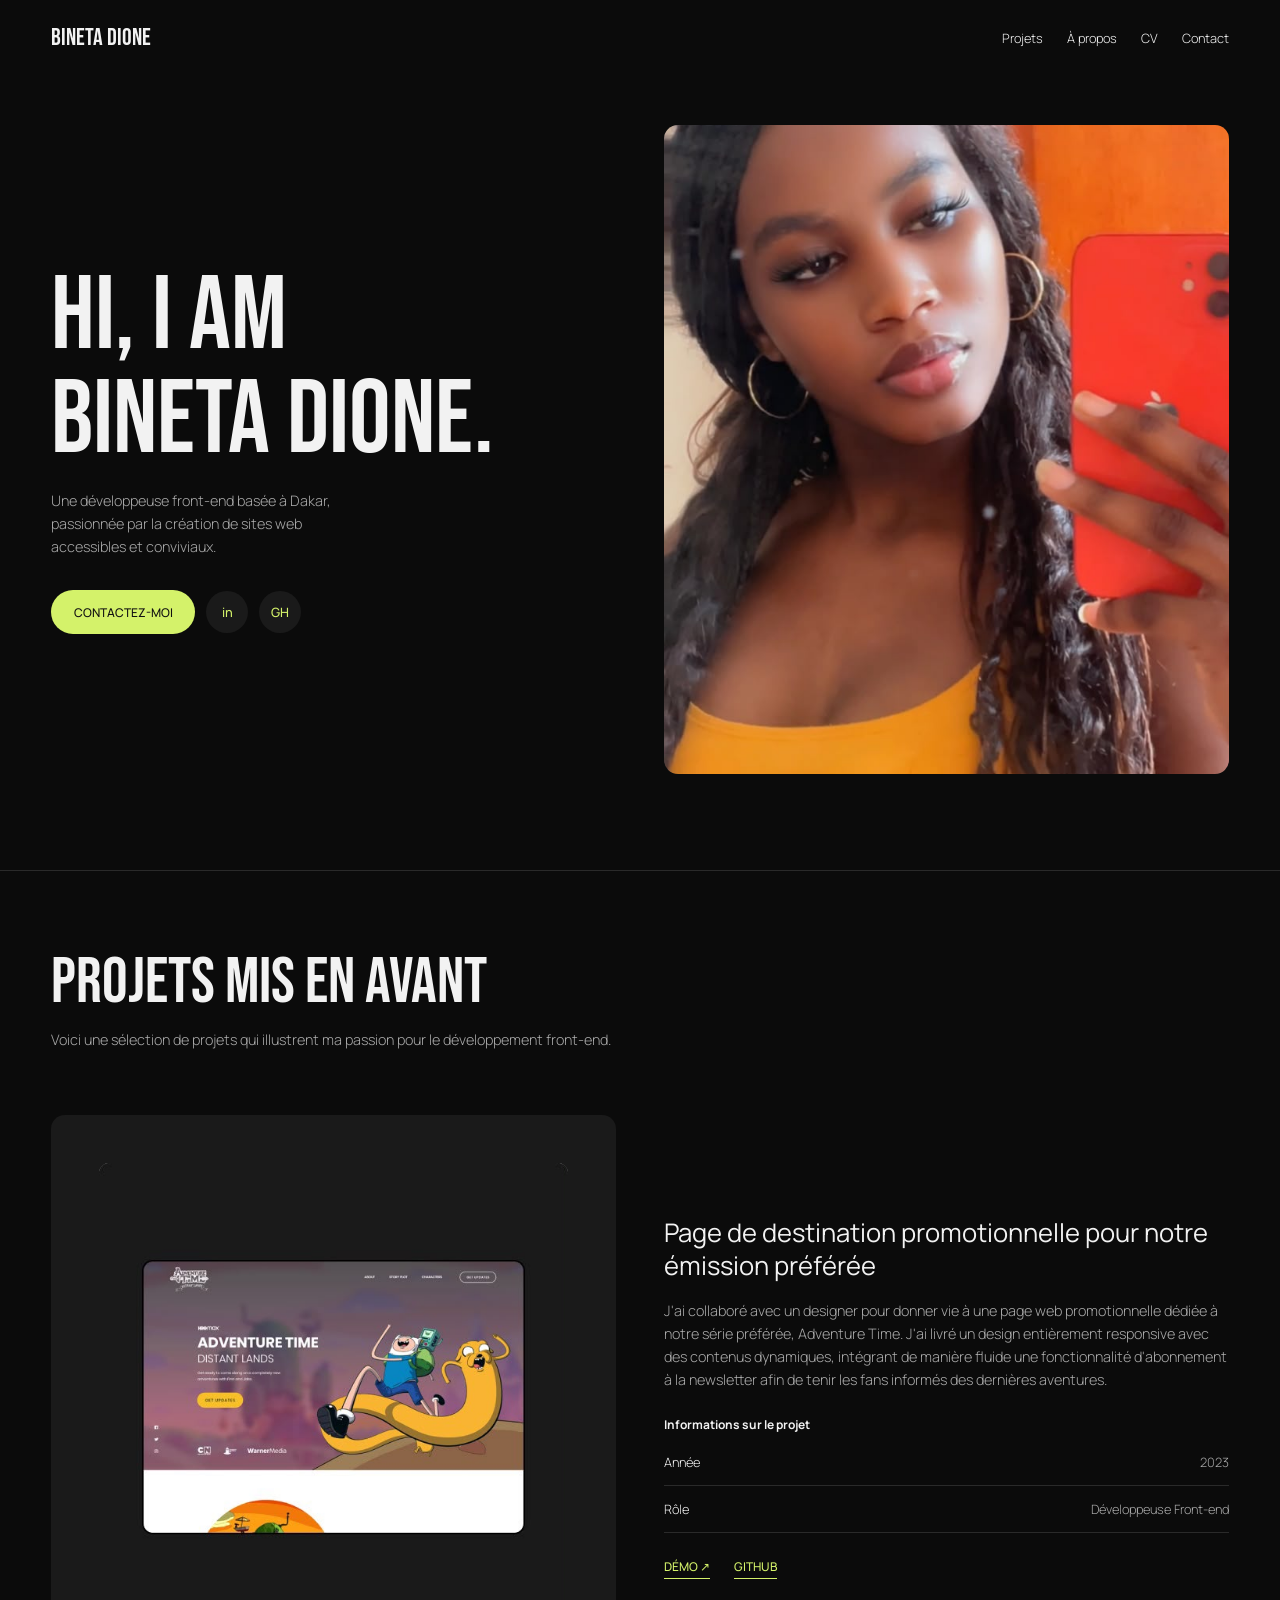
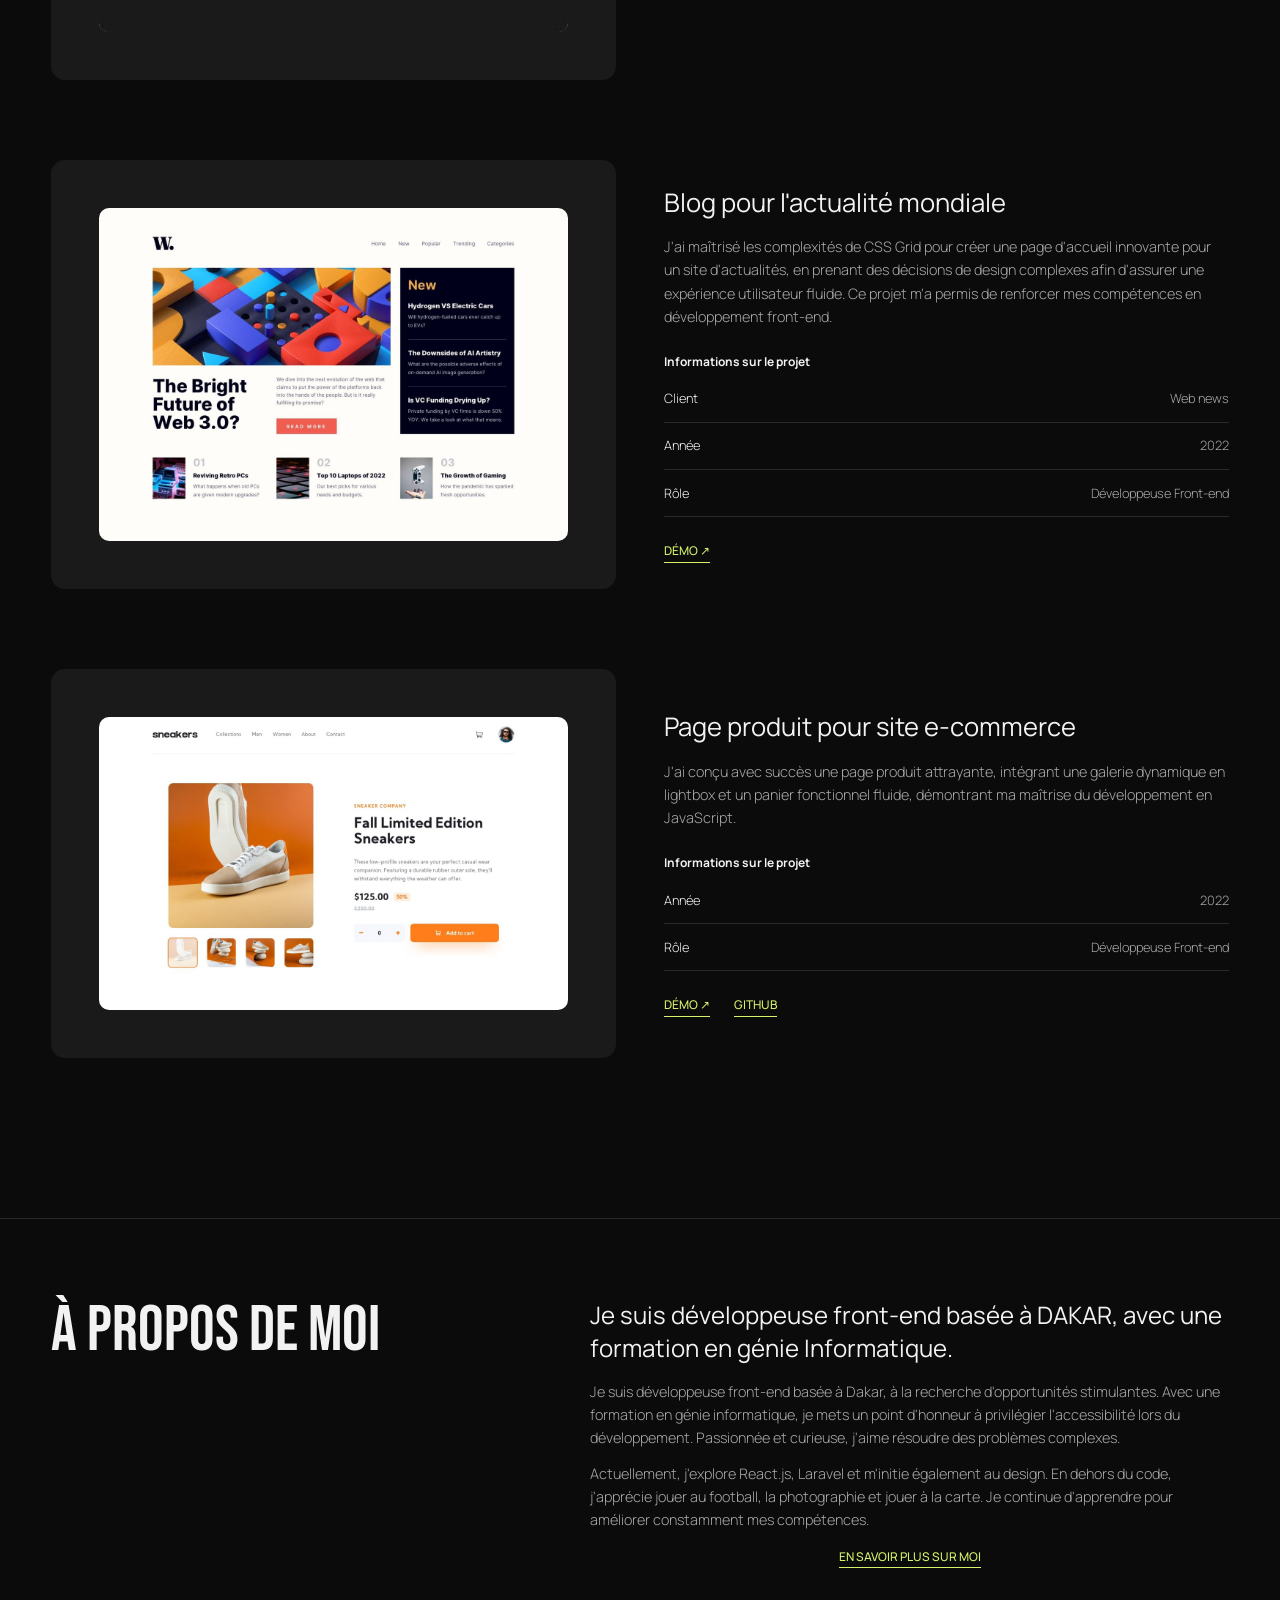
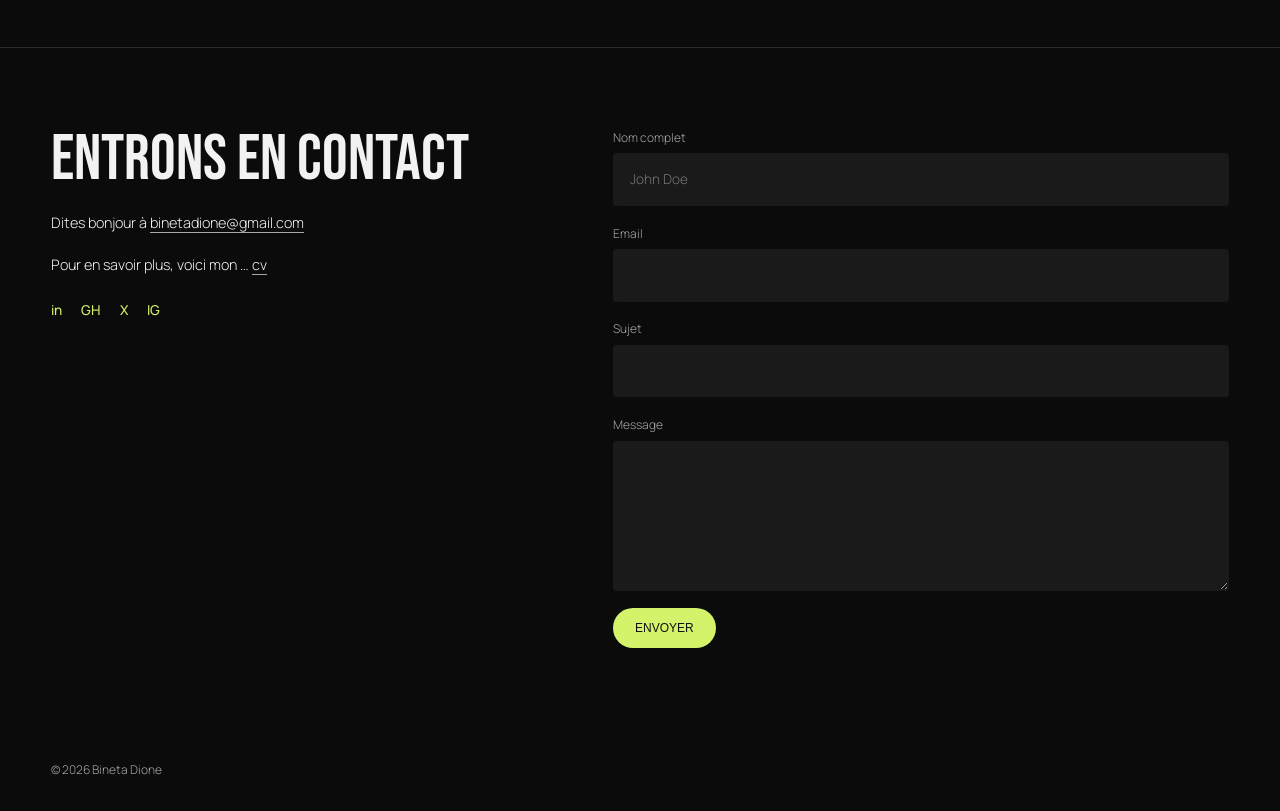
<file: index.html>
<!DOCTYPE html>
<html lang="fr">
<head>
  <meta charset="UTF-8">
  <meta name="viewport" content="width=device-width, initial-scale=1">
  <title>Bineta Dione – Développeuse front-end</title>
  <meta name="description" content="Portfolio de Bineta Dione, développeuse front-end basée à Dakar.">
  <link rel="stylesheet" href="style.css">
</head>
<body>
  <header class="container">
    <nav class="nav" aria-label="Navigation principale">
      <a href="index.html" class="logo">Bineta Dione</a>
      <ul>
        <li><a href="#projets">Projets</a></li>
        <li><a href="a-propos.html">À propos</a></li>
        <li><a href="cv.html">CV</a></li>
        <li><a href="#contact">Contact</a></li>
      </ul>
    </nav>
  </header>

  <main>
    <section class="hero">
      <div class="container">
        <div>
          <h1>Hi, I am<br>Bineta Dione.</h1>
          <p>Une développeuse front-end basée à Dakar, passionnée par la création de sites web accessibles et conviviaux.</p>
          <div class="actions">
            <a href="#contact" class="btn">Contactez-moi</a>
            <a href="https://linkedin.com" class="icon" aria-label="LinkedIn">in</a>
            <a href="https://github.com" class="icon" aria-label="GitHub">GH</a>
          </div>
        </div>
        <div class="photo">
          <img src="Unknown-4.jpeg" alt="Portrait de Bineta Dione, souriante">
        </div>
      </div>
    </section>

    <section id="projets">
      <div class="container">
        <div class="section-intro">
          <h2>Projets mis en avant</h2>
          <p>Voici une sélection de projets qui illustrent ma passion pour le développement front-end.</p>
        </div>

        <article class="project">
          <div class="project-thumb">
            <img src="Unknown-1.jpeg" alt="Aperçu de la page Adventure Time">
          </div>
          <div>
            <h3>Page de destination promotionnelle pour notre émission préférée</h3>
            <p>J'ai collaboré avec un designer pour donner vie à une page web promotionnelle dédiée à notre série préférée, Adventure Time. J'ai livré un design entièrement responsive avec des contenus dynamiques, intégrant de manière fluide une fonctionnalité d'abonnement à la newsletter afin de tenir les fans informés des dernières aventures.</p>
            <h4 class="meta-title">Informations sur le projet</h4>
            <div class="meta"><span>Année</span><span>2023</span></div>
            <div class="meta"><span>Rôle</span><span>Développeuse Front-end</span></div>
            <div class="links">
              <a href="#" class="link">Démo ↗</a>
              <a href="#" class="link">GitHub</a>
            </div>
          </div>
        </article>

        <article class="project">
          <div class="project-thumb">
            <img src="Unknown-2.jpeg" alt="Aperçu du blog d'actualité mondiale">
          </div>
          <div>
            <h3>Blog pour l'actualité mondiale</h3>
            <p>J'ai maîtrisé les complexités de CSS Grid pour créer une page d'accueil innovante pour un site d'actualités, en prenant des décisions de design complexes afin d'assurer une expérience utilisateur fluide. Ce projet m'a permis de renforcer mes compétences en développement front-end.</p>
            <h4 class="meta-title">Informations sur le projet</h4>
            <div class="meta"><span>Client</span><span>Web news</span></div>
            <div class="meta"><span>Année</span><span>2022</span></div>
            <div class="meta"><span>Rôle</span><span>Développeuse Front-end</span></div>
            <div class="links"><a href="#" class="link">Démo ↗</a></div>
          </div>
        </article>

        <article class="project">
          <div class="project-thumb">
            <img src="Unknown-3.jpeg" alt="Aperçu de la page produit e-commerce">
          </div>
          <div>
            <h3>Page produit pour site e-commerce</h3>
            <p>J'ai conçu avec succès une page produit attrayante, intégrant une galerie dynamique en lightbox et un panier fonctionnel fluide, démontrant ma maîtrise du développement en JavaScript.</p>
            <h4 class="meta-title">Informations sur le projet</h4>
            <div class="meta"><span>Année</span><span>2022</span></div>
            <div class="meta"><span>Rôle</span><span>Développeuse Front-end</span></div>
            <div class="links">
              <a href="#" class="link">Démo ↗</a>
              <a href="#" class="link">GitHub</a>
            </div>
          </div>
        </article>
      </div>
    </section>

    <section>
      <div class="container about">
        <h2>À propos de moi</h2>
        <div>
          <p class="lead">Je suis développeuse front-end basée à DAKAR, avec une formation en génie Informatique.</p>
          <p>Je suis développeuse front-end basée à Dakar, à la recherche d'opportunités stimulantes. Avec une formation en génie informatique, je mets un point d'honneur à privilégier l'accessibilité lors du développement. Passionnée et curieuse, j'aime résoudre des problèmes complexes.</p>
          <p>Actuellement, j'explore React.js, Laravel et m'initie également au design. En dehors du code, j'apprécie jouer au football, la photographie et jouer à la carte. Je continue d'apprendre pour améliorer constamment mes compétences.</p>
          <p class="center"><a href="a-propos.html" class="link">En savoir plus sur moi</a></p>
        </div>
      </div>
    </section>
  </main>

  <section id="contact">
    <div class="container contact">
      <div>
        <h2>Entrons en contact</h2>
        <p>Dites bonjour à <a href="mailto:binetadione@gmail.com">binetadione@gmail.com</a></p>
        <p>Pour en savoir plus, voici mon … <a href="cv.html" target="_blank" rel="noopener">cv</a></p>
        <div class="socials">
          <a href="https://linkedin.com" aria-label="LinkedIn">in</a>
          <a href="https://github.com" aria-label="GitHub">GH</a>
          <a href="https://x.com" aria-label="X">X</a>
          <a href="https://instagram.com" aria-label="Instagram">IG</a>
        </div>
      </div>
      <form action="#" method="post">
        <label>Nom complet <input type="text" name="nom" placeholder="John Doe" required></label>
        <label>Email <input type="email" name="email" required></label>
        <label>Sujet <input type="text" name="sujet"></label>
        <label>Message <textarea name="message" required></textarea></label>
        <button class="btn" type="submit">Envoyer</button>
      </form>
    </div>
  </section>

  <footer class="container">© 2026 Bineta Dione</footer>
</body>
</html>
</file>
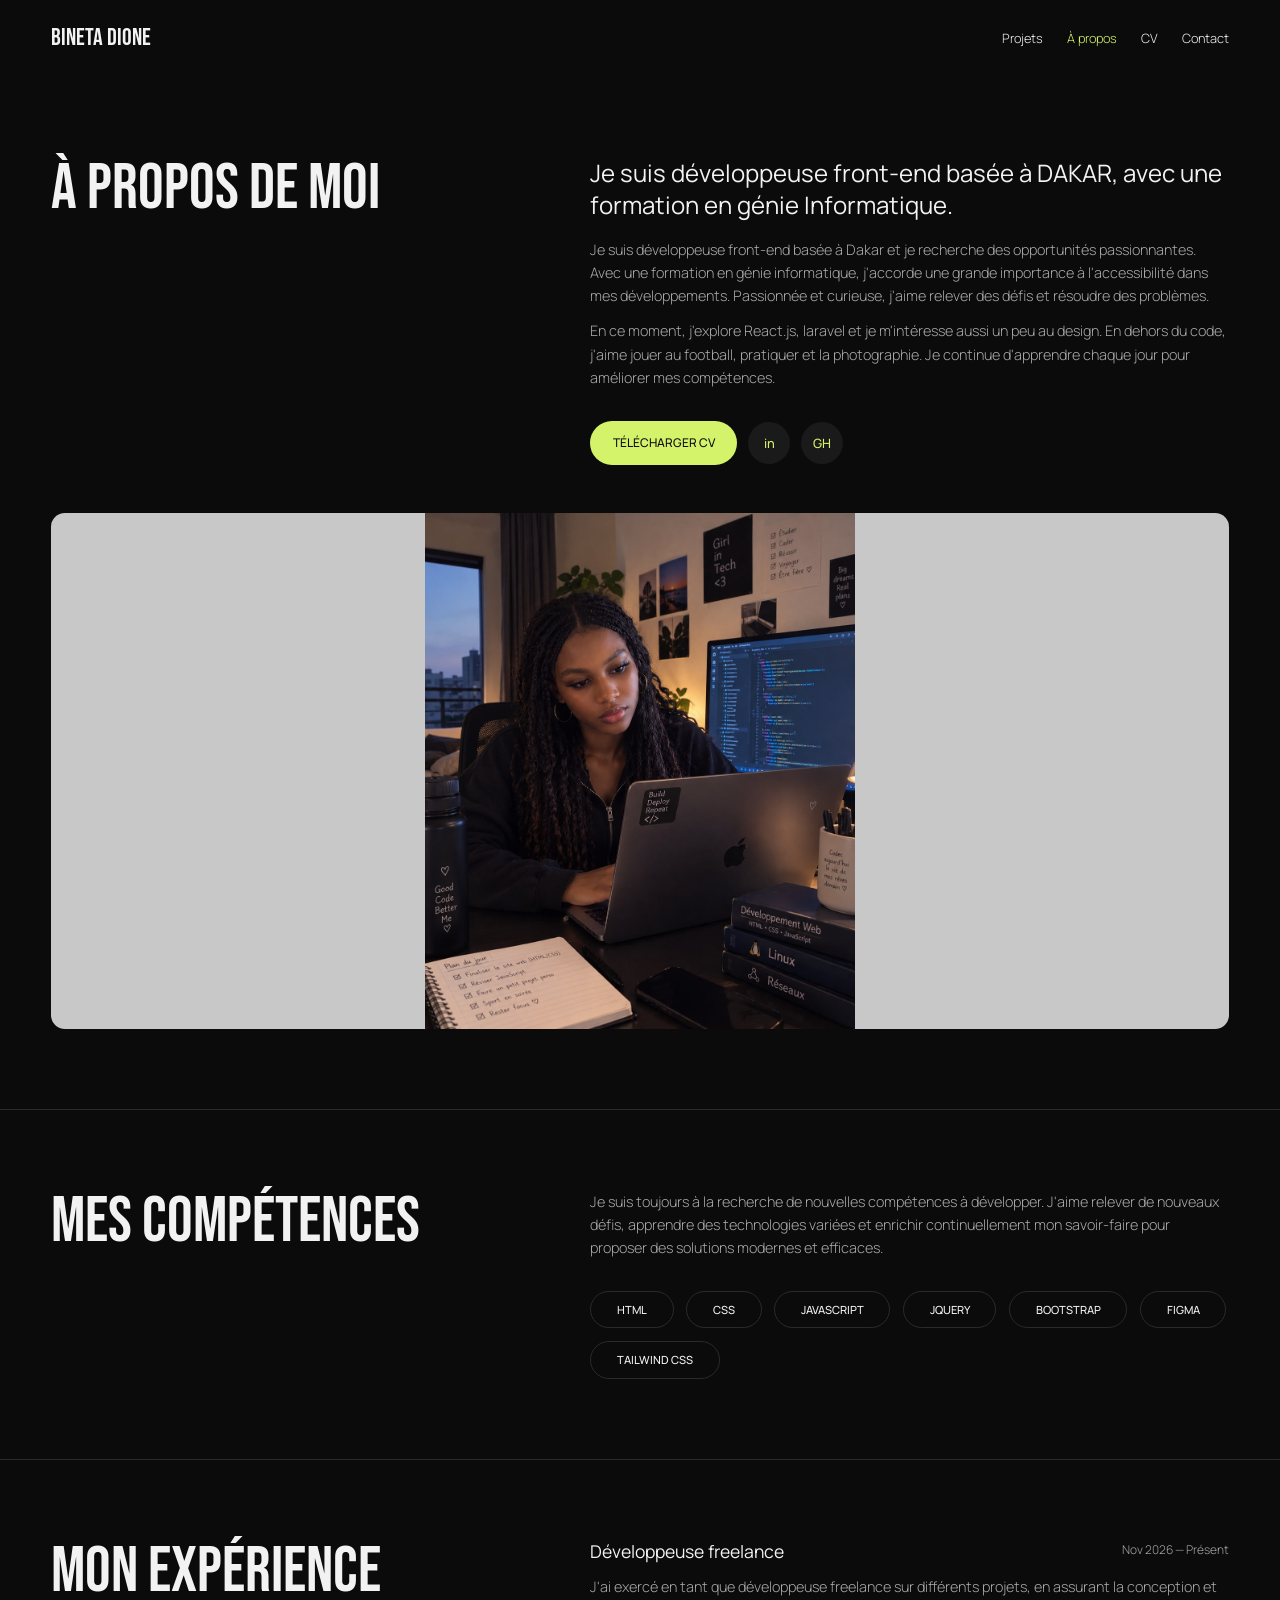
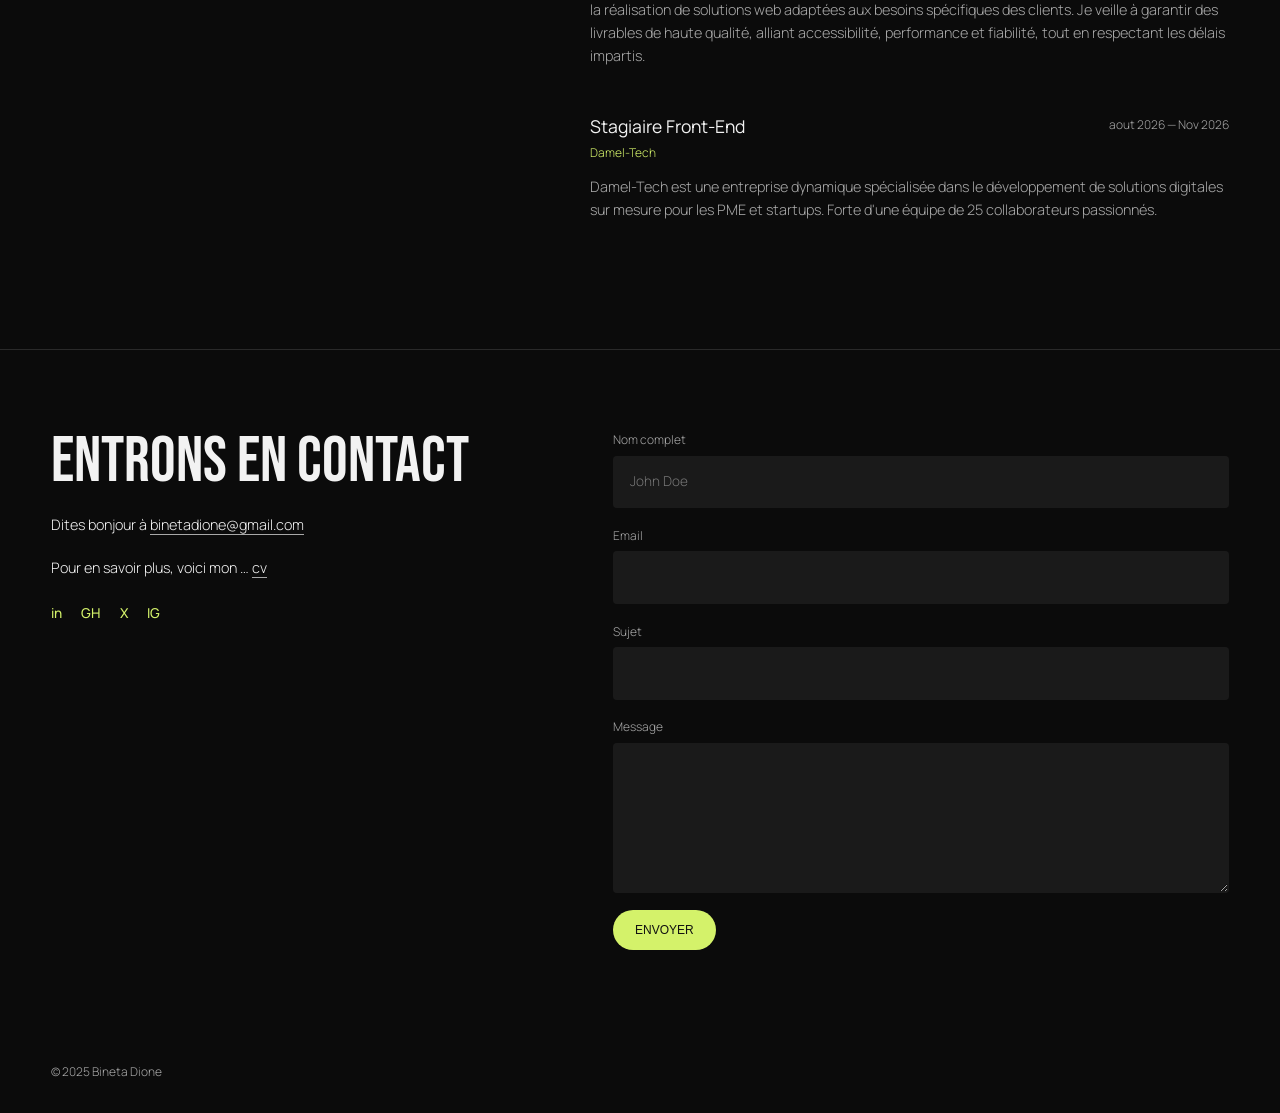
<file: a propos.html>
<!DOCTYPE html>
<html lang="fr">
<head>
  <meta charset="UTF-8">
  <meta name="viewport" content="width=device-width, initial-scale=1">
  <title>À propos – Bineta Dione</title>
  <meta name="description" content="Parcours, compétences et expérience de Bineta Dione, développeuse front-end à Dakar.">
  <link rel="stylesheet" href="style.css">
</head>
<body>
  <header class="container">
    <nav class="nav" aria-label="Navigation principale">
      <a href="index.html" class="logo">Bineta Dione</a>
      <ul>
        <li><a href="index.html#projets">Projets</a></li>
        <li><a href="a-propos.html" aria-current="page">À propos</a></li>
        <li><a href="cv.html">CV</a></li>
        <li><a href="#contact">Contact</a></li>
      </ul>
    </nav>
  </header>

  <main>
    <section style="border:0">
      <div class="container about">
        <h2>À propos de moi</h2>
        <div>
          <p class="lead">Je suis développeuse front-end basée à DAKAR, avec une formation en génie Informatique.</p>
          <p>Je suis développeuse front-end basée à Dakar et je recherche des opportunités passionnantes. Avec une formation en génie informatique, j'accorde une grande importance à l'accessibilité dans mes développements. Passionnée et curieuse, j'aime relever des défis et résoudre des problèmes.</p>
          <p>En ce moment, j'explore React.js, laravel et je m'intéresse aussi un peu au design. En dehors du code, j'aime jouer au football, pratiquer et la photographie. Je continue d'apprendre chaque jour pour améliorer mes compétences.</p>
          <div class="actions">
            <a href="cv.html" class="btn" target="_blank" rel="noopener">Télécharger CV</a>
            <a href="https://linkedin.com" class="icon" aria-label="LinkedIn">in</a>
            <a href="https://github.com" class="icon" aria-label="GitHub">GH</a>
          </div>
        </div>
      </div>
      <div class="container photo wide-photo">
        <img src="Unknown-5.jpeg" alt="Bineta Dione">
      </div>
    </section>

    <section>
      <div class="container about">
        <h2>Mes compétences</h2>
        <div>
          <p>Je suis toujours à la recherche de nouvelles compétences à développer. J'aime relever de nouveaux défis, apprendre des technologies variées et enrichir continuellement mon savoir-faire pour proposer des solutions modernes et efficaces.</p>
          <ul class="skills">
            <li>HTML</li><li>CSS</li><li>JavaScript</li><li>jQuery</li>
            <li>Bootstrap</li><li>Figma</li><li>Tailwind CSS</li>
          </ul>
        </div>
      </div>
    </section>

    <section>
      <div class="container about">
        <h2>Mon expérience</h2>
        <div>
          <article class="job">
            <div class="job-head"><h3>Développeuse freelance</h3><time>Nov 2026 — Présent</time></div>
            <p style="margin-top:.8rem">J'ai exercé en tant que développeuse freelance sur différents projets, en assurant la conception et la réalisation de solutions web adaptées aux besoins spécifiques des clients. Je veille à garantir des livrables de haute qualité, alliant accessibilité, performance et fiabilité, tout en respectant les délais impartis.</p>
          </article>
          <article class="job">
            <div class="job-head"><h3>Stagiaire Front-End</h3><time>aout 2026 — Nov 2026</time></div>
            <p class="company">Damel-Tech</p>
            <p>Damel-Tech est une entreprise dynamique spécialisée dans le développement de solutions digitales sur mesure pour les PME et startups. Forte d'une équipe de 25 collaborateurs passionnés.</p>
          </article>
        </div>
      </div>
    </section>
  </main>

  <section id="contact">
    <div class="container contact">
      <div>
        <h2>Entrons en contact</h2>
        <p>Dites bonjour à <a href="mailto:binetadione@gmail.com">binetadione@gmail.com</a></p>
        <p>Pour en savoir plus, voici mon … <a href="cv.html" target="_blank" rel="noopener">cv</a></p>
        <div class="socials">
          <a href="https://linkedin.com" aria-label="LinkedIn">in</a>
          <a href="https://github.com" aria-label="GitHub">GH</a>
          <a href="https://x.com" aria-label="X">X</a>
          <a href="https://instagram.com" aria-label="Instagram">IG</a>
        </div>
      </div>
      <form action="#" method="post">
        <label>Nom complet <input type="text" name="nom" placeholder="John Doe" required></label>
        <label>Email <input type="email" name="email" required></label>
        <label>Sujet <input type="text" name="sujet"></label>
        <label>Message <textarea name="message" required></textarea></label>
        <button class="btn" type="submit">Envoyer</button>
      </form>
    </div>
  </section>

  <footer class="container">© 2025 Bineta Dione</footer>
</body>
</html>
</file>
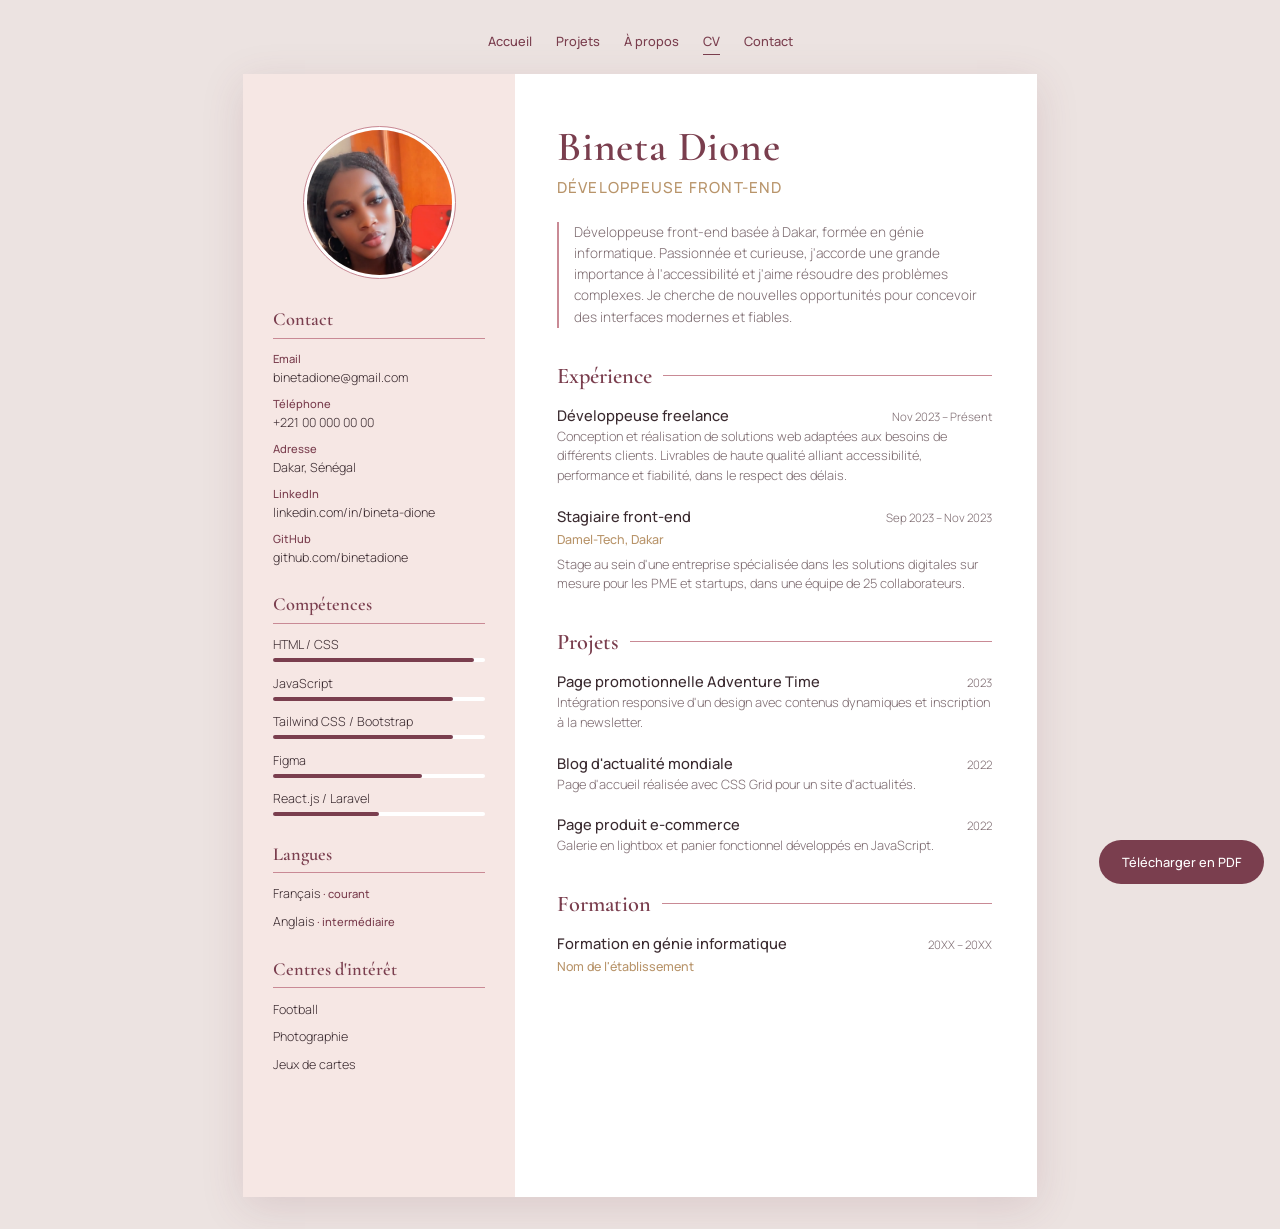
<file: cv.html>
<!DOCTYPE html>
<html lang="fr">
<head>
  <meta charset="UTF-8">
  <meta name="viewport" content="width=device-width, initial-scale=1">
  <title>CV – Bineta Dione</title>
  <link rel="stylesheet" href="https://fonts.googleapis.com/css2?family=Cormorant+Garamond:wght@500;600&family=Manrope:wght@300;400;500&display=swap">
  <link rel="stylesheet" href="cv.css">
</head>
<body>
  <nav class="topnav" aria-label="Navigation principale">
    <a href="index.html">Accueil</a>
    <a href="index.html#projets">Projets</a>
    <a href="a-propos.html">À propos</a>
    <a href="cv.html" aria-current="page">CV</a>
    <a href="index.html#contact">Contact</a>
  </nav>
  <div class="page">
    <aside>
      <div class="avatar">
        <img src="Unknown-4.jpeg" alt="Portrait de Bineta Dione" onerror="this.remove(); this.parentNode.textContent='BD'">
      </div>

      <h2>Contact</h2>
      <ul>
        <li><span class="label">Email</span>binetadione@gmail.com</li>
        <li><span class="label">Téléphone</span>+221 00 000 00 00</li>
        <li><span class="label">Adresse</span>Dakar, Sénégal</li>
        <li><span class="label">LinkedIn</span>linkedin.com/in/bineta-dione</li>
        <li><span class="label">GitHub</span>github.com/binetadione</li>
      </ul>

      <h2>Compétences</h2>
      <div class="skill">HTML / CSS<div class="bar"><span class="w95"></span></div></div>
      <div class="skill">JavaScript<div class="bar"><span class="w85"></span></div></div>
      <div class="skill">Tailwind CSS / Bootstrap<div class="bar"><span class="w85"></span></div></div>
      <div class="skill">Figma<div class="bar"><span class="w70"></span></div></div>
      <div class="skill">React.js / Laravel<div class="bar"><span class="w50"></span></div></div>

      <h2>Langues</h2>
      <ul>
        <li>Français <span class="label inline">· courant</span></li>
        <li>Anglais <span class="label inline">· intermédiaire</span></li>
      </ul>

      <h2>Centres d'intérêt</h2>
      <ul>
        <li>Football</li>
        <li>Photographie</li>
        <li>Jeux de cartes</li>
      </ul>
    </aside>

    <main>
      <header>
        <h1>Bineta Dione</h1>
        <p>DÉVELOPPEUSE FRONT-END</p>
      </header>
      <p class="intro">Développeuse front-end basée à Dakar, formée en génie informatique. Passionnée et curieuse, j'accorde une grande importance à l'accessibilité et j'aime résoudre des problèmes complexes. Je cherche de nouvelles opportunités pour concevoir des interfaces modernes et fiables.</p>

      <h2>Expérience</h2>
      <div class="item">
        <div class="item-head"><h3>Développeuse freelance</h3><time>Nov 2023 – Présent</time></div>
        <p>Conception et réalisation de solutions web adaptées aux besoins de différents clients. Livrables de haute qualité alliant accessibilité, performance et fiabilité, dans le respect des délais.</p>
      </div>
      <div class="item">
        <div class="item-head"><h3>Stagiaire front-end</h3><time>Sep 2023 – Nov 2023</time></div>
        <div class="org">Damel-Tech, Dakar</div>
        <p>Stage au sein d'une entreprise spécialisée dans les solutions digitales sur mesure pour les PME et startups, dans une équipe de 25 collaborateurs.</p>
      </div>

      <h2>Projets</h2>
      <div class="item">
        <div class="item-head"><h3>Page promotionnelle Adventure Time</h3><time>2023</time></div>
        <p>Intégration responsive d'un design avec contenus dynamiques et inscription à la newsletter.</p>
      </div>
      <div class="item">
        <div class="item-head"><h3>Blog d'actualité mondiale</h3><time>2022</time></div>
        <p>Page d'accueil réalisée avec CSS Grid pour un site d'actualités.</p>
      </div>
      <div class="item">
        <div class="item-head"><h3>Page produit e-commerce</h3><time>2022</time></div>
        <p>Galerie en lightbox et panier fonctionnel développés en JavaScript.</p>
      </div>

      <h2>Formation</h2>
      <div class="item">
        <div class="item-head"><h3>Formation en génie informatique</h3><time>20XX – 20XX</time></div>
        <div class="org">Nom de l'établissement</div>
      </div>
    </main>
  </div>

  <button class="print" onclick="window.print()">Télécharger en PDF</button>
</body>
</html>
</file>
<file: style.css>
@import url("https://fonts.googleapis.com/css2?family=Bebas+Neue&family=Manrope:wght@300;400;500&display=swap");

:root {
  --bg: #0b0b0b;
  --card: #1a1a1a;
  --line: #2a2a2a;
  --text: #f2f2f2;
  --muted: #a8a8a8;
  --accent: #d4f26a;
  --radius: 14px;
}

* { box-sizing: border-box; margin: 0; padding: 0; }
html { scroll-behavior: smooth; }
body {
  background: var(--bg);
  color: var(--text);
  font-family: "Manrope", sans-serif;
  font-weight: 300;
  line-height: 1.6;
}
a { color: inherit; text-decoration: none; }
img { max-width: 100%; display: block; }
:focus-visible { outline: 2px solid var(--accent); outline-offset: 3px; }

.container { width: min(1200px, 92%); margin-inline: auto; }
section { padding: 5rem 0; border-top: 1px solid var(--line); }
h1, h2 { font-family: "Bebas Neue", sans-serif; font-weight: 400; line-height: 1; text-transform: uppercase; }
h1 { font-size: clamp(3.5rem, 9vw, 6.5rem); }
h2 { font-size: clamp(2.6rem, 6vw, 4rem); }
h3 { font-weight: 400; font-size: 1.6rem; line-height: 1.3; }
p { color: var(--muted); font-size: .9rem; }

/* Navigation */
.nav { display: flex; justify-content: space-between; align-items: center; padding: 1.2rem 0; }
.logo { font-family: "Bebas Neue", sans-serif; font-size: 1.5rem; }
.nav ul { display: flex; gap: 1.5rem; list-style: none; font-size: .8rem; }
.nav a:hover, .nav a[aria-current] { color: var(--accent); }

/* Boutons */
.actions { display: flex; align-items: center; gap: .7rem; margin-top: 2rem; }
.btn {
  display: inline-flex; align-items: center; gap: .8rem;
  background: var(--accent); color: #111;
  padding: .8rem 1.4rem; border-radius: 999px;
  font-size: .75rem; font-weight: 500; text-transform: uppercase;
  border: 0; cursor: pointer;
}
.btn:hover { filter: brightness(.92); }
.icon {
  width: 42px; height: 42px; border-radius: 50%;
  background: var(--card); display: grid; place-items: center;
  color: var(--accent); font-size: .8rem; font-weight: 500;
}
.icon:hover { background: var(--line); }
.link {
  color: var(--accent); font-size: .75rem; font-weight: 500; text-transform: uppercase;
  border-bottom: 1px solid var(--accent); padding-bottom: 2px;
}

/* Hero */
.hero { border: 0; padding: 3rem 0 6rem; }
.hero .container { display: grid; grid-template-columns: 1fr 1fr; gap: 3rem; align-items: center; }
.hero p { max-width: 34ch; margin-top: 1rem; }
.photo { background: #c8c8c8; border-radius: var(--radius); overflow: hidden; }
.photo img { width: 100%; aspect-ratio: 1 / 1.15; object-fit: cover; }

/* Projets */
.section-intro { margin-bottom: 4rem; }
.section-intro p { margin-top: .8rem; }
.project { display: grid; grid-template-columns: 1fr 1fr; gap: 3rem; align-items: center; margin-bottom: 5rem; }
.project-thumb { background: var(--card); border-radius: var(--radius); padding: 3rem; }
.project-thumb img { border-radius: 10px; width: 100%; }
.project h3 { margin-bottom: 1rem; }
.meta-title { color: var(--text); font-size: .75rem; margin: 1.5rem 0 .3rem; }
.meta { display: flex; justify-content: space-between; padding: .8rem 0; border-bottom: 1px solid var(--line); font-size: .8rem; }
.meta span:last-child { color: var(--muted); }
.links { display: flex; gap: 1.5rem; margin-top: 1.5rem; }

/* À propos */
.about { display: grid; grid-template-columns: 1fr 1.3fr; gap: 3rem; align-items: start; }
.about .lead { font-size: 1.5rem; font-weight: 400; color: var(--text); line-height: 1.35; margin-bottom: 1rem; }
.about p + p { margin-top: .8rem; }
.center { text-align: center; margin-top: 3rem; }
.wide-photo { margin-top: 3rem; }
.wide-photo img { width: 100%; aspect-ratio: 16 / 7; object-fit: contain; }

/* Compétences */
.skills { display: flex; flex-wrap: wrap; gap: .8rem; margin-top: 2rem; }
.skills li {
  list-style: none; border: 1px solid var(--line); border-radius: 999px;
  padding: .55rem 1.6rem; font-size: .7rem; font-weight: 500; text-transform: uppercase;
}

/* Expérience */
.job { margin-bottom: 3rem; }
.job-head { display: flex; justify-content: space-between; gap: 1rem; }
.job-head h3 { font-size: 1.1rem; }
.job-head time { font-size: .75rem; color: var(--muted); }
.company { color: var(--accent); font-size: .75rem; margin: .3rem 0 .8rem; }

/* Contact */
.contact { display: grid; grid-template-columns: 1fr 1.2fr; gap: 3rem; }
.contact p { color: var(--text); margin-top: 1.2rem; }
.contact p a, .contact p + p a { border-bottom: 1px solid var(--muted); }
.socials { display: flex; gap: 1.2rem; margin-top: 1.5rem; color: var(--accent); font-size: .85rem; font-weight: 500; }
form { display: grid; gap: 1.1rem; }
label { display: grid; gap: .4rem; font-size: .75rem; color: var(--muted); }
input, textarea {
  background: var(--card); border: 1px solid transparent; border-radius: 4px;
  padding: .9rem 1rem; color: var(--text); font: inherit; font-size: .85rem;
}
input:focus, textarea:focus { border-color: var(--accent); outline: none; }
textarea { min-height: 150px; resize: vertical; }
form .btn { justify-self: start; }
footer { padding: 2rem 0; font-size: .75rem; color: var(--muted); }

/* Mobile */
@media (max-width: 800px) {
  .hero .container, .project, .about, .contact { grid-template-columns: 1fr; }
  .nav ul { gap: 1rem; }
  .project-thumb { padding: 1.5rem; }
  .job-head { flex-direction: column; gap: .2rem; }
}
@media (prefers-reduced-motion: reduce) { html { scroll-behavior: auto; } }
</file>
<file: cv.css>
:root {
  --blush: #f6e7e4;
  --rose: #c98a95;
  --wine: #7a3e4e;
  --gold: #b8946a;
  --ink: #3a2a2f;
  --soft: #7d6b70;
}
* { box-sizing: border-box; margin: 0; padding: 0; }
body { background: #ece3e1; font-family: "Manrope", sans-serif; font-weight: 300; color: var(--ink); line-height: 1.55; padding: 2rem 1rem; }
.page { width: 210mm; min-height: 297mm; margin: 0 auto; background: #fff; display: grid; grid-template-columns: 72mm 1fr; box-shadow: 0 10px 40px rgba(122, 62, 78, .15); }

aside { background: var(--blush); padding: 14mm 8mm; }
.avatar { width: 40mm; height: 40mm; border-radius: 50%; margin: 0 auto 8mm; border: 3px solid #fff; outline: 1px solid var(--rose); overflow: hidden; background: var(--rose); display: grid; place-items: center; color: #fff; font: 600 2.4rem "Cormorant Garamond", serif; }
.avatar img { width: 100%; height: 100%; object-fit: cover; }
aside h2 { font: 600 1.15rem "Cormorant Garamond", serif; color: var(--wine); border-bottom: 1px solid var(--rose); padding-bottom: 2mm; margin: 7mm 0 3mm; }
aside ul { list-style: none; font-size: .78rem; }
aside li { margin-bottom: 2.2mm; }
.label { display: block; font-weight: 500; color: var(--wine); font-size: .7rem; }
.skill { margin-bottom: 3mm; font-size: .78rem; }
.bar { height: 4px; background: #fff; border-radius: 2px; margin-top: 1mm; }
.bar span { display: block; height: 100%; background: var(--wine); border-radius: 2px; }

main { padding: 14mm 12mm 14mm 11mm; }
header h1 { font: 600 2.6rem/1 "Cormorant Garamond", serif; color: var(--wine); letter-spacing: .02em; }
header p { margin-top: 2mm; font-size: .95rem; color: var(--gold); font-weight: 500; letter-spacing: .08em; }
.intro { margin-top: 6mm; font-size: .85rem; color: var(--soft); padding-left: 4mm; border-left: 2px solid var(--rose); }
main h2 { font: 600 1.4rem "Cormorant Garamond", serif; color: var(--wine); margin: 9mm 0 4mm; display: flex; align-items: center; gap: 3mm; }
main h2::after { content: ""; flex: 1; height: 1px; background: var(--rose); }
.item { margin-bottom: 5mm; }
.item-head { display: flex; justify-content: space-between; gap: 4mm; align-items: baseline; }
.item h3 { font-size: .92rem; font-weight: 500; }
.item time { font-size: .72rem; color: var(--soft); white-space: nowrap; }
.org { font-size: .78rem; color: var(--gold); font-weight: 500; margin: .5mm 0 1.5mm; }
.item p { font-size: .8rem; color: var(--soft); }

.print { position: fixed; right: 1rem; bottom: 1rem; background: var(--wine); color: #fff; border: 0; border-radius: 999px; padding: .8rem 1.4rem; font: 500 .8rem "Manrope", sans-serif; cursor: pointer; }
.print:focus-visible { outline: 2px solid var(--gold); outline-offset: 3px; }

@media (max-width: 800px) {
  .page { width: 100%; grid-template-columns: 1fr; }
  main { padding: 10mm 8mm; }
}
@media print {
  @page { size: A4; margin: 0; }
  body { background: none; padding: 0; }
  .page { box-shadow: none; width: 210mm; height: 297mm; }
  .print { display: none; }
  * { -webkit-print-color-adjust: exact; print-color-adjust: exact; }
}

.inline { display: inline; }
.w95 { width: 95%; }
.w85 { width: 85%; }
.w70 { width: 70%; }
.w50 { width: 50%; }

/* Navigation de la page CV */
.topnav { display: flex; justify-content: center; flex-wrap: wrap; gap: 1.5rem; max-width: 210mm; margin: 0 auto 1.2rem; font-size: .8rem; font-weight: 500; }
.topnav a { color: var(--wine); text-decoration: none; padding-bottom: 2px; border-bottom: 1px solid transparent; }
.topnav a:hover, .topnav a[aria-current] { border-color: var(--wine); }
.topnav a:focus-visible { outline: 2px solid var(--gold); outline-offset: 3px; }
@media print { .topnav { display: none; } }
</file>
